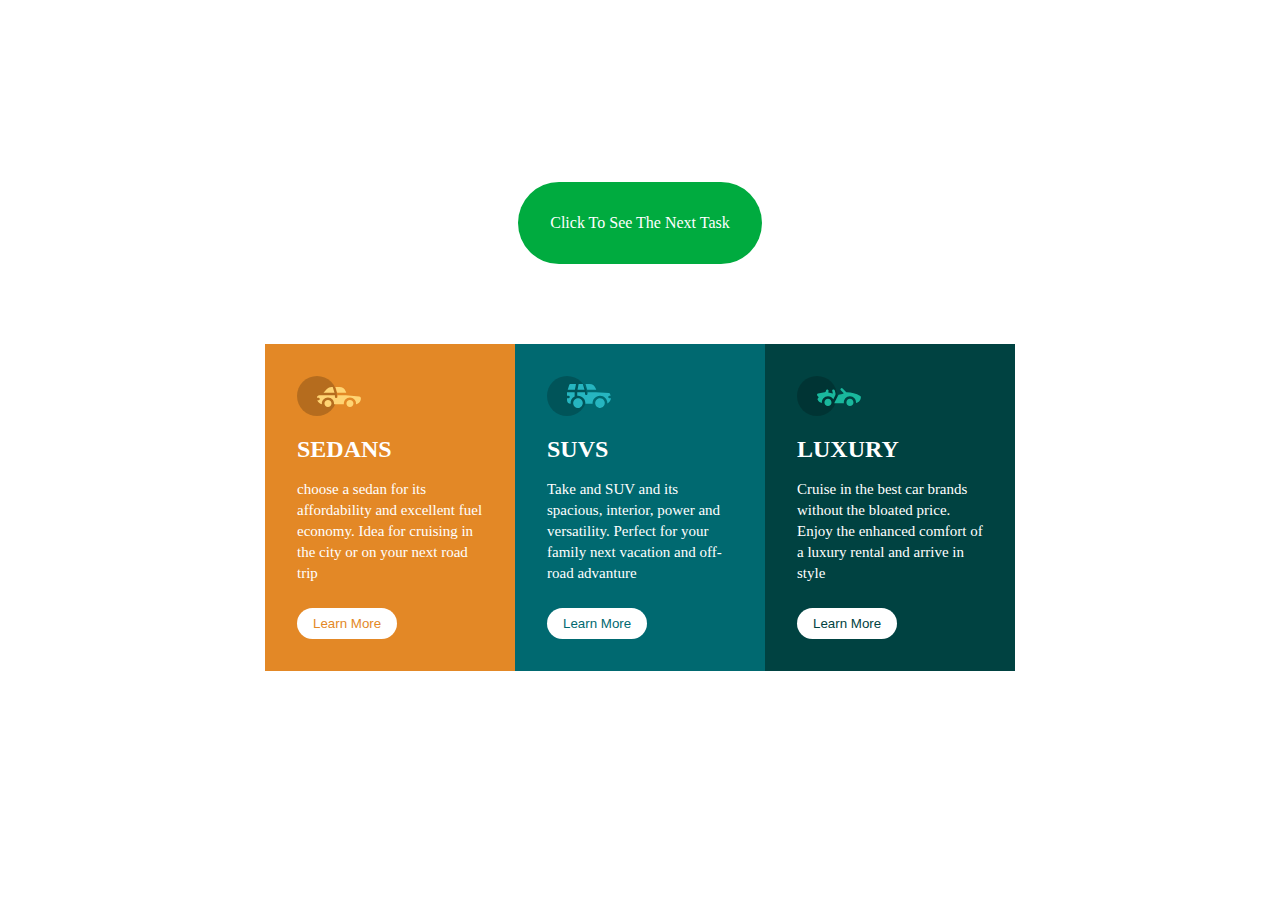
<file: index.html>
<!DOCTYPE html>
<html lang="en">
<head>
    <meta charset="UTF-8">
    <meta http-equiv="X-UA-Compatible" content="IE=edge">
    <meta name="viewport" content="width=device-width, initial-scale=1.0">
    <title>grid-and-flexbox task</title>
    <link rel="stylesheet" href="style.css">
</head>
<body>
    <a class="page-btn" href="grid.html">Click To See The Next Task</a>
    <main class="main-container">
        <div class="box-container box-1">
            <header class="box-header">
                <div class="box-icon">
                    <img src="./images/icon-sedans.svg" alt="Box Icon">
                </div>
            </header>
            <div class="box-body">
                <h1 class="box-title">sedans</h1>
                <p class="box-text">choose a sedan for its affordability and excellent fuel economy. Idea for cruising in the city or on your next road trip</p>
                <button class="box-btn"><a href="#">Learn More</a></button>
            </div>
        </div>
        <div class="box-container box-2">
            <header class="box-header">
                <div class="box-icon">
                    <img src="./images/icon-suvs.svg" alt="Box Icon">
                </div>
            </header>
            <div class="box-body">
                <h1 class="box-title">suvs</h1>
                <p class="box-text">Take and SUV and its spacious, interior, power and versatility. Perfect for your family next vacation and off-road advanture</p>
                <button class="box-btn"><a href="#">Learn More</a></button>
            </div>
        </div>
        <div class="box-container box-3">
            <header class="box-header">
                <div class="box-icon">
                    <img src="./images/icon-luxury.svg" alt="Box Icon">
                </div>
            </header>
            <div class="box-body">
                <h1 class="box-title">luxury</h1>
                <p class="box-text">Cruise in the best car brands without the bloated price. Enjoy the enhanced comfort of a luxury rental and arrive in style</p>
                <button class="box-btn"><a href="#">Learn More</a></button>
            </div>
        </div>
    </main>
</body>
</html>
</file>
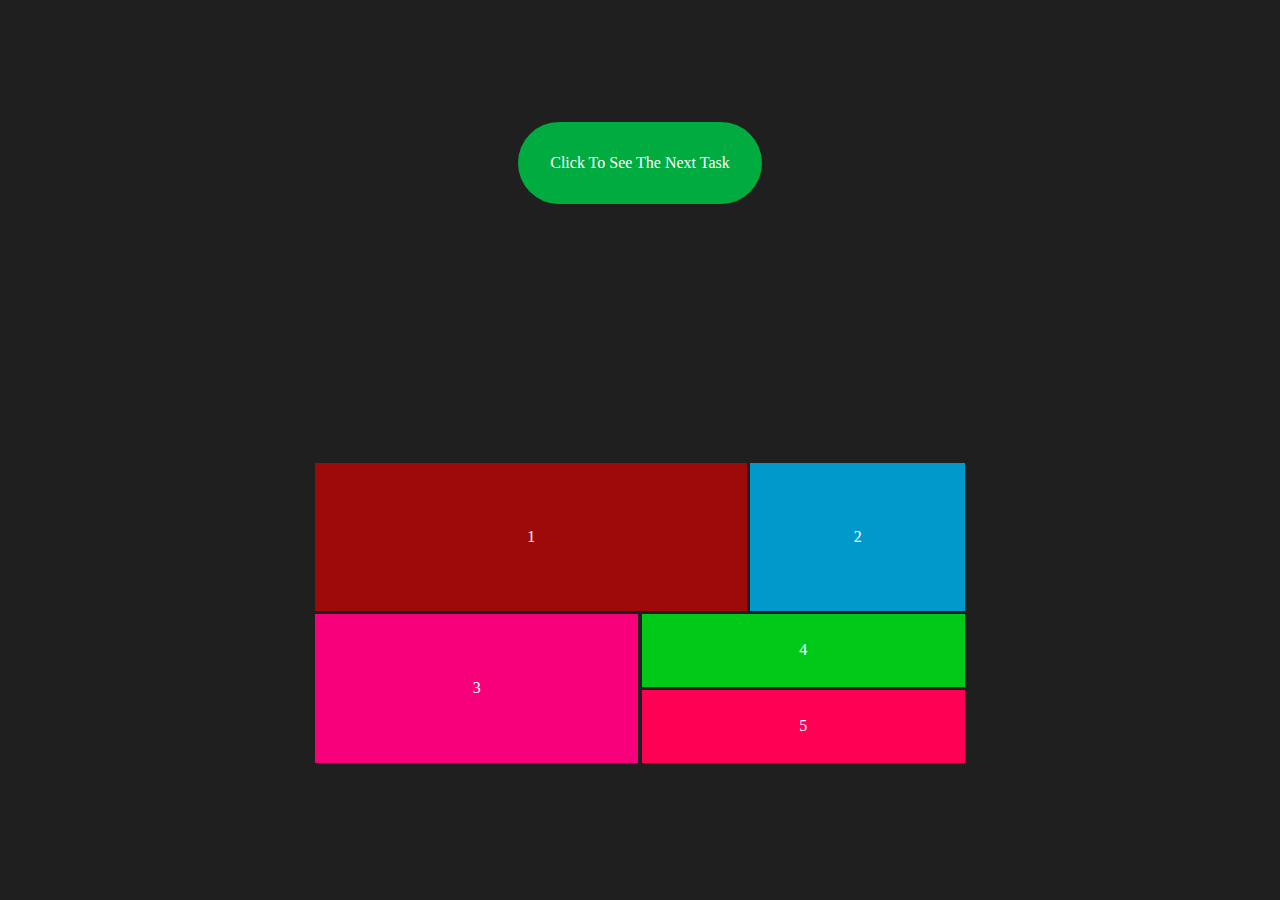
<file: grid.html>
<!DOCTYPE html>
<html lang="en">
<head>
    <meta charset="UTF-8">
    <meta http-equiv="X-UA-Compatible" content="IE=edge">
    <meta name="viewport" content="width=device-width, initial-scale=1.0">
    <title>Grid</title>
    <link rel="stylesheet" href="grid.css">
</head>
<body>
    <a class="page-btn" href="index.html">Click To See The Next Task</a>
    <main class="main-container">
        <div class="col one">1</div>
        <div class="col two">2</div>
        <div class="col three">3</div>
        <div class="col four">4</div>
        <div class="col five">5</div>
    </main>
</body>
</html>
</file>
<file: style.css>
*{
    margin: 0;
    padding: 0;
    box-sizing: border-box;
}

body{
    width: 100vw;
    min-height: 100vh;
    display: flex;
    flex-direction: column;
    justify-content: center;
    align-items: center;
}

.main-container{
    max-width: 1440px;
    display: flex;
    flex-wrap: wrap;
    justify-content: center;
    align-items: center;
    padding: 0 2rem;
    margin: 3rem auto;
}
.box-container{
    width: 250px;
    max-width: 100%;
    padding: 2rem;
    margin-bottom: 2rem;
}
.box-1{
    background-color: hsl(31, 77%, 52%);
}

.box-2{
    background-color: hsl(184, 100%, 22%);
}
.box-3{
    background-color: hsl(179, 100%, 13%);
}
.box-icon{
    padding: 1rem 0;
    padding-top: 0;
}

.box-title{
    padding: 0 0 1rem 0;
    font-size: 1.5rem;
    font-weight: 700;
    text-transform: uppercase;
    color: #fff;
}
.box-text{
    font-size: 15px;
    font-weight: 400;
    padding-bottom: 1.5rem;
    line-height: 1.4;
    color: #fff;
}

.box-btn{
    padding: .5rem 1rem;
    border: none;
    outline: none;
    border-radius: 1rem;
    background-color: #fff;
}
.box-btn a{
    text-decoration: none;
}
.box-1 a{
    color: hsl(31, 77%, 52%);
}
.box-2 a{
    color: hsl(184, 100%, 22%);
}
.box-3 a{
    color: hsl(179, 100%, 13%);
}
.box-1 .box-btn:hover{
    background-color: hsl(31, 77%, 52%);
    border: 2px solid #fff;
}
.box-1 .box-btn:hover a{
    color: #fff;
}
.box-2 .box-btn:hover{
    background-color: hsl(184, 100%, 22%);
    border: 2px solid #fff;
}
.box-2 .box-btn:hover a{
    color: #fff;
}
.box-3 .box-btn:hover{
    background-color: hsl(179, 100%, 13%);
    border: 2px solid #fff;
}
.box-3 .box-btn:hover a{
    color: #fff;
}

.page-btn{
    display: block;
    max-width: 300px;
    padding: 2rem;
    color: #fff;
    background-color: rgb(0, 171, 63);
    text-decoration: none;
    border-radius: 5rem;
    margin: 2rem auto;
}
</file>
<file: grid.css>
*{
    margin: 0;
    padding: 0;
    box-sizing: border-box;
}

body{
    width: 100vw;
    min-height: 100vh;
    display: grid;
    justify-content: center;
    align-items: center;
    background-color: rgb(32, 31, 31);
}

.main-container{
    margin: 3rem;
    width: 650px;  
    min-height: 300px;
    display: grid;
    grid-template-columns: repeat(6, 1fr);
    grid-template-rows: repeat(4, 1fr);
    grid-gap: .2rem;
    grid-template-areas: 
    "one one one one two two"
    "one one one one two two"
    "three three three four four four"
    "three three three five five five";
}
.one{
   grid-area: one; 
   background-color: rgb(158, 9, 9);
}
.two{
    grid-area: two; 
    background-color: rgb(1, 153, 204);
}
.three{
    grid-area: three; 
    background-color: rgb(248, 0, 124);
}
.four{
    grid-area: four; 
    background-color: rgb(0, 201, 24);
}
.five{
    grid-area: five; 
    background-color: rgb(255, 0, 85);
}
.col{
    display: flex;
    width: 100%;
    height: 100%;
    justify-content: center;
    align-items: center;
    color: #fff;
}

.page-btn{
    display: block;
    max-width: 300px;
    padding: 2rem;
    color: #fff;
    background-color: rgb(0, 171, 63);
    text-decoration: none;
    border-radius: 5rem;
    margin: 2rem auto;
}

@media screen and (max-width: 450px) {
    .main-container{
        grid-template-areas: 
        "one one one one two two"
        "one one one one two two"
        "three three three four four four"
        "three three three four four four"
        "five five five five five five";
    }
}
@media screen and (max-width: 370px) {
    .main-container{
        grid-template-areas: 
        "one one one two two two"
        "one one one two two two"
        "three three three four four four"
        "three three three four four four"
        "five five five five five five";
    }
}
</file>
